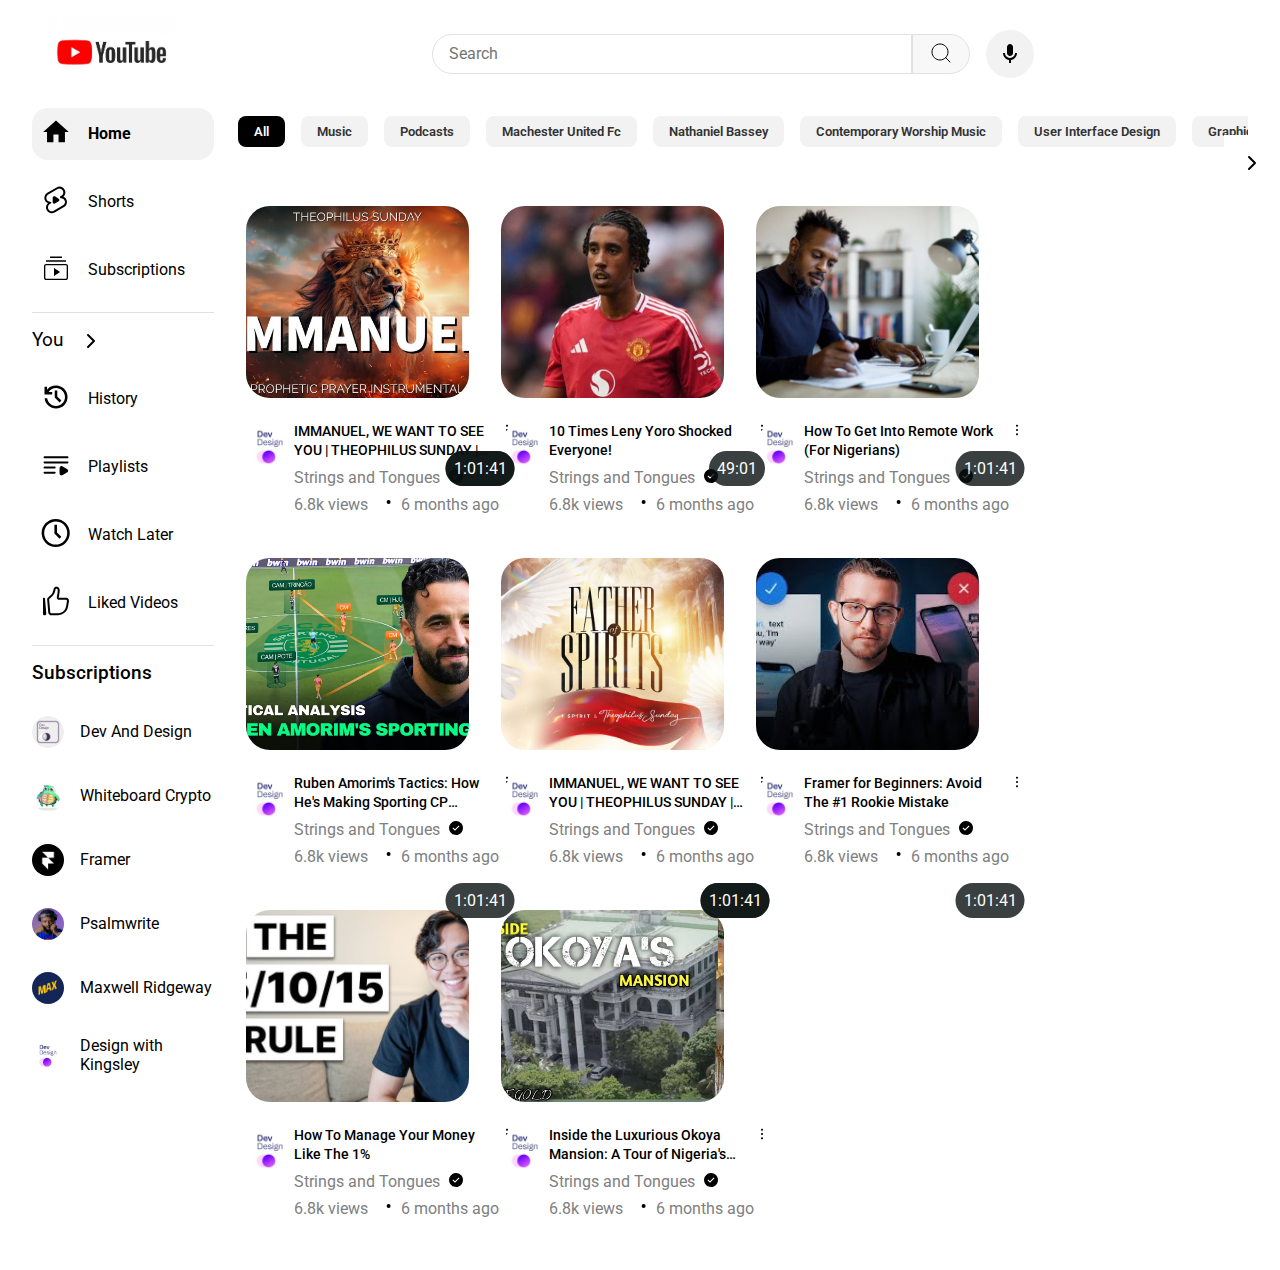
<file: index.html>
<!DOCTYPE html>
<html lang="en">
<head>
    <meta charset="UTF-8">
    <meta name="viewport" content="width=device-width, initial-scale=1.0">
    <title>Document</title>
    <link rel="stylesheet" href="./style.css">
</head>
<link rel="stylesheet" href="https://cdnjs.cloudflare.com/ajax/libs/font-awesome/6.6.0/css/all.min.css" integrity="sha512-Kc323vGBEqzTmouAECnVceyQqyqdsSiqLQISBL29aUW4U/M7pSPA/gEUZQqv1cwx4OnYxTxve5UMg5GT6L4JJg==" crossorigin="anonymous" referrerpolicy="no-referrer" />
<body>
    <div class="main-body-container">
        <!-- Header Container -->
       <div class="header-container">
        <div class="logo-conatiner">
            <div class="hamburger-menu">
                <i class="fa-solid fa-bars"></i>
            </div>
            <div class="youtube-logo">
                <img src="./images/8gzcr6RpGStvZFA2qRt4v6-1200-80.jpg" alt="youtubelogo">
            </div>
        </div>

        <div class="forms-microphone">
             <form class="forms">
            <input type="text" placeholder="Search" name="search" class="input">

            <div class="search-icon">
                <img src="./icons/iconamoon_search-thin.svg">
            </div>           
        </form>

        <div class="microphone-container">
            <img src="./icons/mdi_microphone.svg">
        </div>

        </div>

       

        <div class="profile-container">
            <div class="video-icon">
                <img src="./icons/material-symbols-light_video-call-outline.svg">
            </div>

            <div class="notification-icon">
                <img src="./icons/mage_notification-bell.svg">
            </div>

            <div class="profile-name-container">
                <p>A</p>
            </div>
        </div>
       </div> 

       <!-- All body container -->

       <div class="the-body-container">

        <div class="left-nav-bar-container">
            <div class="first-container">
                <div class="active-bar">
                    <div class="icon">
                       <img src="./icons/ic_baseline-home.svg">
                    </div>

                    <div class="text">
                        <p>Home</p>
                    </div>
                </div>

                <div class="non-active-bar">
                    <div class="icon">
                        <img src="./icons/proicons_youtube-shorts.svg" alt="">
                    </div>

                    <div class="text  medium">
                        <p>Shorts</p>
                    </div>
                </div>

                <div class="non-active-bar">
                    <div class="icon">
                        <img src="./icons/material-symbols-light_subscriptions-outline.svg" alt="">
                    </div>

                    <div class="text  medium">
                        <p>Subscriptions</p>
                    </div>
                </div>
            </div>

            <div class="second-container">
                <div class="you-container">
                    <div class="you">
                        <h3>You</h3>
                    </div>

                    <div class="icon-you">
                        <img src="./icons/tabler_chevron-right.svg" alt="">
                    </div>
                </div>
                <div class="non-active-bar">
                    <div class="icon">
                       <img src="./icons/material-symbols_history.svg">
                    </div>

                    <div class="text medium">
                        <p>History</p>
                    </div>
                </div>

                <div class="non-active-bar">
                    <div class="icon">
                        <img src="./icons/solar_playlist-bold.svg">
                    </div>

                    <div class="text medium">
                        <p>Playlists</p>
                    </div>
                </div>

                <div class="non-active-bar">
                    <div class="icon">
                        <img src="./icons/tdesign_time.svg">
                    </div>

                    <div class="text medium">
                        <p>Watch Later</p>
                    </div>
                </div>

                <div class="non-active-bar">
                    <div class="icon">
                       <img src="./icons/solar_like-broken.svg">
                    </div>

                    <div class="text medium">
                        <p>Liked Videos</p>
                    </div>
                </div>
            </div>

            <div class="third-container">
                <div class="subscriptions">
                    <h3>Subscriptions</h3>
                </div>

                <div class="subscription-avatar">
                    <div class="avatar">
                        <img src="./images/dev and design.jpg" alt="avatar">
                    </div>
                    
                    <div class="subs-text-container">
                        <p>Dev And Design</p>
                    </div>
                </div>
    
                <div class="subscription-avatar">
                    <div class="avatar">
                        <img src="./images/crypto.jpg" alt="avatar">
                    </div>
                    
                    <div class="subs-text-container">
                        <p>Whiteboard Crypto</p>
                    </div>
                </div>
    
                <div class="subscription-avatar">
                    <div class="avatar">
                        <img src="./images/framer.jpg" alt="avatar">
                    </div>
                    
                    <div class="subs-text-container">
                        <p>Framer</p>
                    </div>
                </div>
    
                <div class="subscription-avatar">
                    <div class="avatar">
                        <img src="./images/psalm.jpg" alt="avatar">
                    </div>
                    
                    <div class="subs-text-container">
                        <p>Psalmwrite</p>
                    </div>
                </div>
    
                <div class="subscription-avatar">
                    <div class="avatar">
                        <img src="./images/maxwell.jpg" alt="avatar">
                    </div>
                    
                    <div class="subs-text-container">
                        <p>Maxwell Ridgeway</p>
                    </div>
                </div>
    
                <div class="subscription-avatar">
                    <div class="avatar">
                        <img src="./images/dev_and_design_ng_logo.jpg" alt="avatar">
                    </div>
                    
                    <div class="subs-text-container">
                        <p>Design with Kingsley</p>
                    </div>
                </div>
            </div>
            
            

        </div>

        <div class="video-sections">

            <div class="selection-nav-bar-icon">

                <div class="selection-nav-bar">
                    <div class="active-all">
                        <p>All</p>
                    </div>
    
                    <div class="inactive-all">
                        <p>Music</p>
                    </div>
    
                    <div class="inactive-all">
                        <p>Podcasts</p>
                    </div>
    
                    <div class="inactive-all">
                        <p>Machester United Fc</p>
                    </div>
    
                    <div class="inactive-all">
                        <p>Nathaniel Bassey</p>
                    </div>
    
                    <div class="inactive-all">
                        <p>Contemporary Worship Music</p>
                    </div>
    
                    <div class="inactive-all">
                        <p>User Interface Design</p>
                    </div>
    
                    <div class="inactive-all">
                        <p>Graphic design</p>
                    </div>
    
                    <div class="inactive-all">
                        <p>Beliefs</p>
                    </div>
    
                    <div class="inactive-all">
                        <p>Skills</p>
                    </div>
                </div>

                <div class="right-icon">
                    <img src="./icons/tabler_chevron-right.svg">
                </div>
            </div>          

            <div class="card-wrap-container">
                <div class="card-sections">
                    <div class="background-image-container-immanuel">
                        <div class="timestamp">
                            <p>1:01:41</p>
                        </div>
                    </div>
    
                    <div class="content-container">
                        <div class="avatar-container">
                            <img src="./images/dev_and_design_ng_logo.jpg" alt="avatar">
                        </div>
                        <div class="text-container">
                            <div class="title-container immanuel-img">
                                <h3>IMMANUEL, WE WANT TO SEE YOU | THEOPHILUS SUNDAY | PROPHETIC INTIMACY INSTRUMENTAL</h3>
                            </div>
    
                            <div class="body-container">
                                <div class="body-icon">
                                    <div class="body-text">
                                        <p>Strings and Tongues</p>
                                    </div>
    
                                    <div class="icon-body">
                                        <img src="./icons/carbon_checkmark-filled.svg">
                                    </div>
                                </div>
    
                                <div class="time-month-view-container">
                                    <div class="time-container">
                                        <p>6.8k views</p>
                                    </div>
    
                                    <div class="icon-month-container">

                                        <div class="icon-month">
                                            <img src="./icons/lucide_dot.svg">
                                        </div>

                                        <div class="month-container">
                                            <p>6 months ago</p>
                                        </div>
                                    </div>
                                </div>
                            </div>
                        </div>
    
                        <div class="content-icon-container">
                            <img src="./icons/ph_dots-three-vertical-bold.svg">
                        </div>
                    </div>
                </div>

                <div class="card-sections">
                    <div class="background-image-container-2">
                        <div class="timestamp yoro">
                            <p>49:01</p>
                        </div>
                    </div>
    
                    <div class="content-container">
                        <div class="avatar-container">
                            <img src="./images/dev_and_design_ng_logo.jpg" alt="avatar">
                        </div>
                        <div class="text-container">
                            <div class="title-container">
                                <h3>10 Times Leny Yoro Shocked Everyone!</h3>
                            </div>
    
                            <div class="body-container">
                                <div class="body-icon">
                                    <div class="body-text">
                                        <p>Strings and Tongues</p>
                                    </div>
    
                                    <div class="icon-body">
                                        <img src="./icons/carbon_checkmark-filled.svg">
                                    </div>
                                </div>
    
                                <div class="time-month-view-container">
                                    <div class="time-container">
                                        <p>6.8k views</p>
                                    </div>
    
                                    <div class="icon-month-container">

                                        <div class="icon-month">
                                            <img src="./icons/lucide_dot.svg">
                                        </div>

                                        <div class="month-container">
                                            <p>6 months ago</p>
                                        </div>
                                    </div>
                                </div>
                            </div>
                        </div>
    
                        <div class="content-icon-container">
                            <img src="./icons/ph_dots-three-vertical-bold.svg">
                        </div>
                    </div>
                </div>

                <div class="card-sections">
                    <div class="background-image-container-3">
                        <div class="timestamp">
                            <p>1:01:41</p>
                        </div>
                    </div>
    
                    <div class="content-container">
                        <div class="avatar-container">
                            <img src="./images/dev_and_design_ng_logo.jpg" alt="avatar">
                        </div>
                        <div class="text-container">
                            <div class="title-container">
                                <h3>How To Get Into Remote Work (For Nigerians)</h3>
                            </div>
    
                            <div class="body-container">
                                <div class="body-icon">
                                    <div class="body-text">
                                        <p>Strings and Tongues</p>
                                    </div>
    
                                    <div class="icon-body">
                                        <img src="./icons/carbon_checkmark-filled.svg">
                                    </div>
                                </div>
    
                                <div class="time-month-view-container">
                                    <div class="time-container">
                                        <p>6.8k views</p>
                                    </div>
    
                                    <div class="icon-month-container">

                                        <div class="icon-month">
                                            <img src="./icons/lucide_dot.svg">
                                        </div>

                                        <div class="month-container">
                                            <p>6 months ago</p>
                                        </div>
                                    </div>
                                </div>
                            </div>
                        </div>
    
                        <div class="content-icon-container">
                            <img src="./icons/ph_dots-three-vertical-bold.svg">
                        </div>
                    </div>
                </div>

                <div class="card-sections">
                    <div class="background-image-container-4">
                        <div class="timestamp">
                            <p>1:01:41</p>
                        </div>
                    </div>
    
                    <div class="content-container">
                        <div class="avatar-container">
                            <img src="./images/dev_and_design_ng_logo.jpg" alt="avatar">
                        </div>
                        <div class="text-container">
                            <div class="title-container">
                                <h3>Ruben Amorim's Tactics: How He's Making Sporting CP Unstoppable</h3>
                            </div>
    
                            <div class="body-container">
                                <div class="body-icon">
                                    <div class="body-text">
                                        <p>Strings and Tongues</p>
                                    </div>
    
                                    <div class="icon-body">
                                        <img src="./icons/carbon_checkmark-filled.svg">
                                    </div>
                                </div>
    
                                <div class="time-month-view-container">
                                    <div class="time-container">
                                        <p>6.8k views</p>
                                    </div>
    
                                    <div class="icon-month-container">

                                        <div class="icon-month">
                                            <img src="./icons/lucide_dot.svg">
                                        </div>

                                        <div class="month-container">
                                            <p>6 months ago</p>
                                        </div>
                                    </div>
                                </div>
                            </div>
                        </div>
    
                        <div class="content-icon-container">
                            <img src="./icons/ph_dots-three-vertical-bold.svg">
                        </div>
                    </div>
                </div>

                <div class="card-sections">
                    <div class="background-image-container-5">
                        <div class="timestamp immanuel">
                            <p>1:01:41</p>
                        </div>
                    </div>
    
                    <div class="content-container">
                        <div class="avatar-container">
                            <img src="./images/dev_and_design_ng_logo.jpg" alt="avatar">
                        </div>
                        <div class="text-container">
                            <div class="title-container immanuel-img">
                                <h3>IMMANUEL, WE WANT TO SEE YOU | THEOPHILUS SUNDAY | PROPHETIC INTIMACY INSTRUMENTAL</h3>
                            </div>
    
                            <div class="body-container">
                                <div class="body-icon">
                                    <div class="body-text">
                                        <p>Strings and Tongues</p>
                                    </div>
    
                                    <div class="icon-body">
                                        <img src="./icons/carbon_checkmark-filled.svg">
                                    </div>
                                </div>
    
                                <div class="time-month-view-container">
                                    <div class="time-container">
                                        <p>6.8k views</p>
                                    </div>
    
                                    <div class="icon-month-container">

                                        <div class="icon-month">
                                            <img src="./icons/lucide_dot.svg">
                                        </div>

                                        <div class="month-container">
                                            <p>6 months ago</p>
                                        </div>
                                    </div>
                                </div>
                            </div>
                        </div>
    
                        <div class="content-icon-container">
                            <img src="./icons/ph_dots-three-vertical-bold.svg">
                        </div>
                    </div>
                </div>

                <div class="card-sections">
                    <div class="background-image-container-6">
                        <div class="timestamp immanuel">
                            <p>1:01:41</p>
                        </div>
                    </div>
    
                    <div class="content-container">
                        <div class="avatar-container">
                            <img src="./images/dev_and_design_ng_logo.jpg" alt="avatar">
                        </div>
                        <div class="text-container">
                            <div class="title-container immanuel-img">
                                <h3>Framer for Beginners: Avoid The #1 Rookie Mistake
                                </h3>
                            </div>
    
                            <div class="body-container">
                                <div class="body-icon">
                                    <div class="body-text">
                                        <p>Strings and Tongues</p>
                                    </div>
    
                                    <div class="icon-body">
                                        <img src="./icons/carbon_checkmark-filled.svg">
                                    </div>
                                </div>
    
                                <div class="time-month-view-container">
                                    <div class="time-container">
                                        <p>6.8k views</p>
                                    </div>
    
                                    <div class="icon-month-container">

                                        <div class="icon-month">
                                            <img src="./icons/lucide_dot.svg">
                                        </div>

                                        <div class="month-container">
                                            <p>6 months ago</p>
                                        </div>
                                    </div>
                                </div>
                            </div>
                        </div>
    
                        <div class="content-icon-container">
                            <img src="./icons/ph_dots-three-vertical-bold.svg">
                        </div>
                    </div>
                </div>

                <div class="card-sections">
                    <div class="background-image-container-7">
                        <div class="timestamp immanuel">
                            <p>1:01:41</p>
                        </div>
                    </div>
    
                    <div class="content-container">
                        <div class="avatar-container">
                            <img src="./images/dev_and_design_ng_logo.jpg" alt="avatar">
                        </div>
                        <div class="text-container">
                            <div class="title-container immanuel-img">
                                <h3>How To Manage Your Money Like The 1%
                                </h3>
                            </div>
    
                            <div class="body-container">
                                <div class="body-icon">
                                    <div class="body-text">
                                        <p>Strings and Tongues</p>
                                    </div>
    
                                    <div class="icon-body">
                                        <img src="./icons/carbon_checkmark-filled.svg">
                                    </div>
                                </div>
    
                                <div class="time-month-view-container">
                                    <div class="time-container">
                                        <p>6.8k views</p>
                                    </div>
    
                                    <div class="icon-month-container">

                                        <div class="icon-month">
                                            <img src="./icons/lucide_dot.svg">
                                        </div>

                                        <div class="month-container">
                                            <p>6 months ago</p>
                                        </div>
                                    </div>
                                </div>
                            </div>
                        </div>
    
                        <div class="content-icon-container">
                            <img src="./icons/ph_dots-three-vertical-bold.svg">
                        </div>
                    </div>
                </div>

                <div class="card-sections">
                    <div class="background-image-container-8">
                        <div class="timestamp immanuel">
                            <p>1:01:41</p>
                        </div>
                    </div>
    
                    <div class="content-container">
                        <div class="avatar-container">
                            <img src="./images/dev_and_design_ng_logo.jpg" alt="avatar">
                        </div>
                        <div class="text-container">
                            <div class="title-container immanuel-img">
                                <h3>Inside the Luxurious Okoya Mansion: A Tour of Nigeria's 'House of Gold'
                                </h3>
                            </div>
    
                            <div class="body-container">
                                <div class="body-icon">
                                    <div class="body-text">
                                        <p>Strings and Tongues</p>
                                    </div>
    
                                    <div class="icon-body">
                                        <img src="./icons/carbon_checkmark-filled.svg">
                                    </div>
                                </div>
    
                                <div class="time-month-view-container">
                                    <div class="time-container">
                                        <p>6.8k views</p>
                                    </div>
    
                                    <div class="icon-month-container">

                                        <div class="icon-month">
                                            <img src="./icons/lucide_dot.svg">
                                        </div>

                                        <div class="month-container">
                                            <p>6 months ago</p>
                                        </div>
                                    </div>
                                </div>
                            </div>
                        </div>
    
                        <div class="content-icon-container">
                            <img src="./icons/ph_dots-three-vertical-bold.svg">
                        </div>
                    </div>
                </div>

            </div>                      

        </div>

       </div>

    </div>
</body>
</html>
</file>
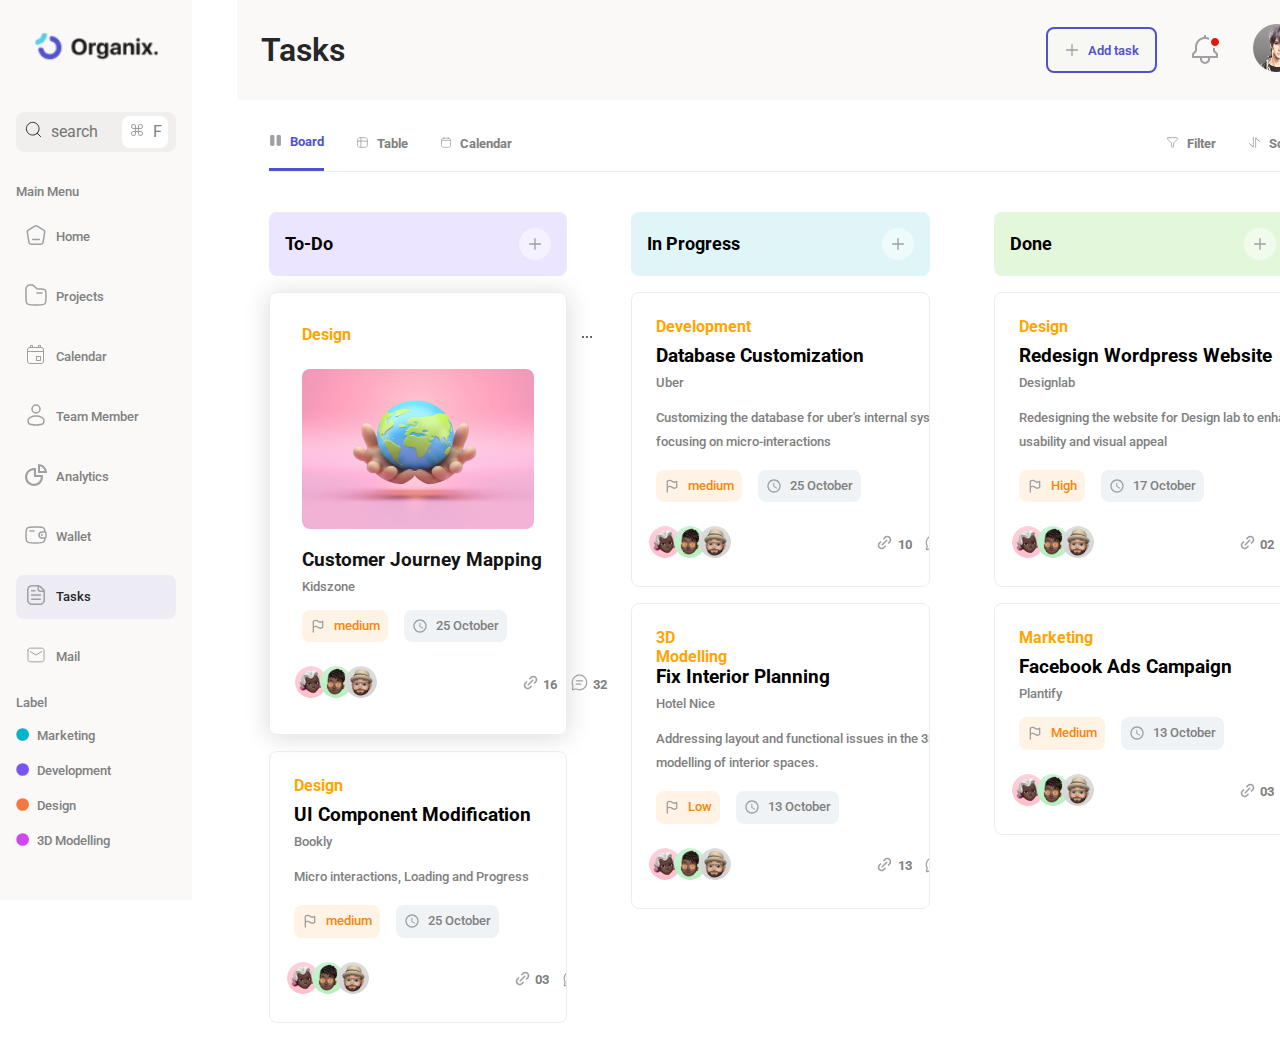
<file: dashboard.html>
<!DOCTYPE html>
<html lang="en">
<head>
    <meta charset="UTF-8">
    <meta name="viewport" content="width=device-width, initial-scale=1.0">
    <title>Dashboard task</title>
    <link rel="stylesheet" href="./dasboard.css">
</head>
<body>
 <div class="main-body-container">
    <div class="sidebar-container">
        <div class="logo">
            <a href="#">
                <img src="./second dashboard icons/Dashboard task 2.svg" alt="image">
            </a>
        </div>

        <div class="searchp">
            <form>
                <div class="input-div">
                    <div class="search-icon">
                        <img src="./second dashboard icons/iconamoon_search-thin.svg" alt="search">
                    </div>
    
                    <input type="text" placeholder="search" name="search" class="nostressnah">
    
                    <div class="cmd-control">
                        <div class="cmd">
                            <img src="./second dashboard icons/cmd-16.svg" alt="cmd">
    
                            <div class="textF">
                                <p>F</p>
                            </div>
                        </div>
                    </div>

                </div>
            </form>

        </div>

        <div class="main-menu-container">
            <div class="menu">
                <p>Main Menu</p>
            </div>

            <div class="nav-items">
                <div class="inactive-nav-items">
                    <div class="nav-icons">
                        <img src="./second dashboard icons/mage_home-2.svg" alt="home">
                    </div>
                    <div class="nav-text">
                        <p>Home</p>
                    </div>
                </div>

                <div class="inactive-nav-items">
                    <div class="nav-icons">
                        <img src="./second dashboard icons/solar_folder-linear.svg" alt="home">
                    </div>
                    <div class="nav-text">
                        <p>Projects</p>
                    </div>
                </div>

                <div class="inactive-nav-items">
                    <div class="nav-icons">
                        <img src="./second dashboard icons/mdi-light_calendar.svg" alt="home">
                    </div>
                    <div class="nav-text">
                        <p>Calendar</p>
                    </div>
                </div>

                <div class="inactive-nav-items">
                    <div class="nav-icons">
                        <img src="./second dashboard icons/solar_user-linear.svg" alt="home">
                    </div>
                    <div class="nav-text">
                        <p>Team Member</p>
                    </div>
                </div>

                <div class="inactive-nav-items">
                    <div class="nav-icons">
                        <img src="./second dashboard icons/gg_chart.svg" alt="home">
                    </div>
                    <div class="nav-text">
                        <p>Analytics</p>
                    </div>
                </div>

                <div class="inactive-nav-items">
                    <div class="nav-icons">
                        <img src="./second dashboard icons/solar_wallet-linear.svg" alt="home">
                    </div>
                    <div class="nav-text">
                        <p>Wallet</p>
                    </div>
                </div>

                <div class="active-nav-items">
                    <div class="nav-icons active">
                        <img src="./second dashboard icons/mage_file-2.svg" alt="home">
                    </div>
                    <div class="nav-text tasks">
                        <p>Tasks</p>
                    </div>
                </div>

                <div class="inactive-nav-items">
                    <div class="nav-icons">
                        <img src="./second dashboard icons/system-uicons_mail.svg" alt="home">
                    </div>
                    <div class="nav-text">
                        <p>Mail</p>
                    </div>
                </div>


            </div>

            <div class="label">
                <p>Label</p>
            </div>

            <div class="colored-labels">
                <div class="labels">
                    <div class="nav-labels">
                        <img src="./second dashboard icons/light blue.svg" alt="label">
                    </div>
                    <div class="nav-text">
                        <p>Marketing</p>
                    </div>
                </div>

                <div class="labels">
                    <div class="nav-labels">
                        <img src="./second dashboard icons/purple.svg" alt="label">
                    </div>
                    <div class="nav-text">
                        <p>Development</p>
                    </div>
                </div>

                <div class="labels">
                    <div class="nav-labels">
                        <img src="./second dashboard icons/orange.svg" alt="label">
                    </div>
                    <div class="nav-text">
                        <p>Design</p>
                    </div>
                </div>

                <div class="labels">
                    <div class="nav-labels">
                        <img src="./second dashboard icons/pink.svg" alt="label">
                    </div>
                    <div class="nav-text">
                        <p>3D Modelling</p>
                    </div>
                </div>
            </div>
        </div>
    </div>

    <div class="body-container">
        <div class="header">
            <div class="tasks">
                <h3>Tasks</h3>
            </div>
    
            <div class="notification-profile-container">
                    <div class="button">
                        <button>
                            <img src="./second dashboard icons/mingcute_add-line.svg" alt="add" class="icon-task">
                            Add task
                        </button>
                    </div>

                <img src="./second dashboard icons/carbon_notification-new.svg" alt="notify" class="notification">
       
                <div class="profile-image">
                    <img src="./second dashboard icons/original-141e369ba9adf49a76bf6b196eeac820.jpg" alt="image">
                </div>
            </div>
        </div>

        <div class="carousel-wrapper">

            <div class="carousel">
                <div class="three-main-carousel">
                    <div class="active-container">
                        <div class="carousel-icon">
                            <img src="./second dashboard icons/solar_pause-bold.svg" alt="icon">
                        </div>
    
                        <div class="board">
                            <p>Board</p>
                        </div>
                    </div>
    
                    <div class="inactive-container">
                        <div class="carousel-icon">
                            <img src="./second dashboard icons/mynaui_table.svg" alt="icon">
                        </div>
    
                        <div class="inactive-text">
                            <p>Table</p>
                        </div>
                    </div>
    
                    <div class="inactive-container">
                        <div class="carousel-icon">
                            <img src="./second dashboard icons/mynaui_calendar.svg" alt="icon">
                        </div>
    
                        <div class="inactive-text">
                            <p>Calendar</p>
                        </div>
                    </div>
    
                </div>
    
                <div class="two-end-container">
                    <div class="endactive-container">
                        <div class="carousel-icon">
                            <img src="./second dashboard icons/iconoir_filter.svg" alt="icon">
                        </div>
    
                        <div class="inactive-text">
                            <p>Filter</p>
                        </div>
                    </div>
    
                    <div class="endactive-container">
                        <div class="carousel-icon">
                            <img src="./second dashboard icons/ep_sort.svg" alt="icon">
                        </div>
    
                        <div class="inactive-text">
                            <p>Sort</p>
                        </div>
                    </div>
                </div>
    
               
            </div>
        </div>

        <div class="cards-column">

            <div class="first-cards-column">
                <div class="to-do-container">
                    <div class="to-do">
                        <p>To-Do</p>
                    </div>

                    <div class="add-icon">
                        <img src="./second dashboard icons/mingcute_add-line.svg" alt="">
        
                    </div>
                </div>

                <div class="Hover-card">
                    <div class="title-text-icon">
                        <div class="title-text">
                            <p>Design</p>
                        </div>

                        <div class="title-icon">
                            <img src="./second dashboard icons/mynaui_dots.svg" alt="icon">
                        </div>
                    </div>

                    <div class="image-card">
                        <img src="./second dashboard icons/hand-holding-earth-3d-render_1119-2720.jpg" alt="image">
                    </div>

                    <div class="bottom-text">
                        <div class="title-body-container">
                            <div class="title-hover-card">
                                <h3>Customer Journey Mapping</h3>
                            </div>

                            <div class="para-container">
                                <p>Kidszone</p>
                            </div>
                        </div>

                        <div class="colored-container">
                            <div class="colored-con">
                                <div class="colored-check-container">
                                <div class="colored-icon">
                                    <img src="./second dashboard icons/tabler_flag.svg" alt="icon">
                                </div>

                                <div class="colored-text">
                                    <p>medium</p>
                                </div>
                            </div>

                            <div class="colored-date-container">
                                <div class="colored-icon-clock">
                                    <img src="./second dashboard icons/mdi_clock-outline.svg" alt="icon">
                                </div>

                                <div class="colored-month">
                                    <p>25 October</p>
                                </div>
                            </div>
                            </div>

                            <div class="avatar-links-container">
                                <div class="avartar-container">
                                    <div class="avartar-1">
                                        <img src="./second dashboard icons/Memoji Avatar 1.png" alt="img">
                                    </div>

                                    <div class="avartar-1">
                                        <img src="./second dashboard icons/Memoji Avatar 2.png" alt="img">
                                    </div>

                                    <div class="avartar-1">
                                        <img src="./second dashboard icons/Memoji Avatar 3.png" alt="img">
                                    </div>

                                </div>

                                <div class="links-containers">
                                    <div class="link">
                                        <div class="link-con">
                                            <img src="./second dashboard icons/ci_link.svg" alt="icon">
                                        </div>

                                        <div class="link-text">
                                            <p>16</p>
                                        </div>
                                    </div>

                                    <div class="chat">
                                        <div class="chat-con">
                                            <img src="./second dashboard icons/proicons_chat.svg" alt="icon">
                                        </div>

                                        <div class="chat-text">
                                            <p>32</p>
                                        </div>
                                    </div>


                                </div>
                            </div>


                        </div>
                    </div>
                </div>

                <div class="Default-card">

                    <div class="top-text">
                        <div class="title-text-icon default">
                            <div class="title-text">
                                <p>Design</p>
                            </div>
    
                            <div class="title-icon">
                                <img src="./second dashboard icons/mynaui_dots.svg" alt="icon">
                            </div>
                        </div>

                        <div class="title-body-container">
                            <div class="title-default-card">
                                <h3>UI Component Modification</h3>
                            </div>

                            <div class="para-container">
                                <p>Bookly</p>
                            </div>
                        </div>
                    </div>
                   

                    <div class="bottom-text">

                        <div class="body-text">
                            <p>Micro interactions, Loading and Progress</p>
                        </div>

                        <div class="colored-container">

                            <div class="colored-con">
                                <div class="colored-check-container">
                                    <div class="colored-icon">
                                        <img src="./second dashboard icons/tabler_flag.svg" alt="icon">
                                    </div>
    
                                    <div class="colored-text">
                                        <p>medium</p>
                                    </div>
                                </div>
    
                                <div class="colored-date-container">
                                    <div class="colored-icon-clock">
                                        <img src="./second dashboard icons/mdi_clock-outline.svg" alt="icon">
                                    </div>
    
                                    <div class="colored-month">
                                        <p>25 October</p>
                                    </div>
                                </div>

                            </div>

                            <div class="avatar-links-container">
                                <div class="avartar-container">
                                    <div class="avartar-1">
                                        <img src="./second dashboard icons/Memoji Avatar 1.png" alt="img">
                                    </div>

                                    <div class="avartar-1">
                                        <img src="./second dashboard icons/Memoji Avatar 2.png" alt="img">
                                    </div>

                                    <div class="avartar-1">
                                        <img src="./second dashboard icons/Memoji Avatar 3.png" alt="img">
                                    </div>

                                </div>

                                <div class="links-containers">
                                    <div class="link">
                                        <div class="link-con">
                                            <img src="./second dashboard icons/ci_link.svg" alt="icon">
                                        </div>

                                        <div class="link-text">
                                            <p>03</p>
                                        </div>
                                    </div>

                                    <div class="chat">
                                        <div class="chat-con">
                                            <img src="./second dashboard icons/proicons_chat.svg" alt="icon">
                                        </div>

                                        <div class="chat-text">
                                            <p>32</p>
                                        </div>
                                    </div>


                                </div>
                            </div>


                        </div>
                    </div>
                </div>


            </div>

            <div class="second-cards-column">
                <div class="progress-container">
                    <div class="in-progress">
                        <p>In Progress</p>
                    </div>

                    <div class="add-icon progress">
                        <img src="./second dashboard icons/mingcute_add-line.svg" alt="">
                    </div>
                </div>

                <div class="Default-card">

                    <div class="top-text">
                        <div class="title-text-icon">
                            <div class="title-text development">
                                <p>Development</p>
                            </div>
    
                            <div class="title-icon">
                                <img src="./second dashboard icons/mynaui_dots.svg" alt="icon">
                            </div>
                        </div>

                        <div class="title-body-container">
                            <div class="title-default-card">
                                <h3>Database Customization</h3>
                            </div>

                            <div class="para-container">
                                <p>Uber</p>
                            </div>
                        </div>
                    </div>
                   

                    <div class="bottom-text">

                        <div class="body-text">
                            <p>Customizing the database for uber's internal system, focusing on micro-interactions</p>
                        </div>

                        <div class="colored-container">

                            <div class="colored-con">
                                <div class="colored-check-container">
                                    <div class="colored-icon">
                                        <img src="./second dashboard icons/tabler_flag.svg" alt="icon">
                                    </div>
    
                                    <div class="colored-text">
                                        <p>medium</p>
                                    </div>
                                </div>
    
                                <div class="colored-date-container">
                                    <div class="colored-icon-clock">
                                        <img src="./second dashboard icons/mdi_clock-outline.svg" alt="icon">
                                    </div>
    
                                    <div class="colored-month">
                                        <p>25 October</p>
                                    </div>
                                </div>
    

                            </div>
                            <div class="avatar-links-container">
                                <div class="avartar-container">
                                    <div class="avartar-1">
                                        <img src="./second dashboard icons/Memoji Avatar 1.png" alt="img">
                                    </div>

                                    <div class="avartar-1">
                                        <img src="./second dashboard icons/Memoji Avatar 2.png" alt="img">
                                    </div>

                                    <div class="avartar-1">
                                        <img src="./second dashboard icons/Memoji Avatar 3.png" alt="img">
                                    </div>

                                </div>

                                <div class="links-containers">
                                    <div class="link">
                                        <div class="link-con">
                                            <img src="./second dashboard icons/ci_link.svg" alt="icon">
                                        </div>

                                        <div class="link-text">
                                            <p>10</p>
                                        </div>
                                    </div>

                                    <div class="chat">
                                        <div class="chat-con">
                                            <img src="./second dashboard icons/proicons_chat.svg" alt="icon">
                                        </div>

                                        <div class="chat-text">
                                            <p>06</p>
                                        </div>
                                    </div>


                                </div>
                            </div>


                        </div>
                    </div>
                </div>

                <div class="Default-card">

                    <div class="top-text">
                        <div class="title-text-icon">
                            <div class="title-text development">
                                <p>3D Modelling</p>
                            </div>
    
                            <div class="title-icon">
                                <img src="./second dashboard icons/mynaui_dots.svg" alt="icon">
                            </div>
                        </div>

                        <div class="title-body-container">
                            <div class="title-default-card">
                                <h3>Fix Interior Planning</h3>
                            </div>

                            <div class="para-container">
                                <p>Hotel Nice</p>
                            </div>
                        </div>
                    </div>
                   

                    <div class="bottom-text">

                        <div class="body-text">
                            <p>Addressing layout and functional issues in the 3D modelling of interior spaces.</p>
                        </div>

                        <div class="colored-container">

                            <div class="colored-con">
                                <div class="colored-check-container">
                                    <div class="colored-icon">
                                        <img src="./second dashboard icons/tabler_flag.svg" alt="icon">
                                    </div>
    
                                    <div class="colored-text">
                                        <p>Low</p>
                                    </div>
                                </div>
    
                                <div class="colored-date-container">
                                    <div class="colored-icon-clock">
                                        <img src="./second dashboard icons/mdi_clock-outline.svg" alt="icon">
                                    </div>
    
                                    <div class="colored-month">
                                        <p>13 October</p>
                                    </div>
                                </div>

                            </div>

                            <div class="avatar-links-container">
                                <div class="avartar-container">
                                    <div class="avartar-1">
                                        <img src="./second dashboard icons/Memoji Avatar 1.png" alt="img">
                                    </div>

                                    <div class="avartar-1">
                                        <img src="./second dashboard icons/Memoji Avatar 2.png" alt="img">
                                    </div>

                                    <div class="avartar-1">
                                        <img src="./second dashboard icons/Memoji Avatar 3.png" alt="img">
                                    </div>

                                </div>

                                <div class="links-containers">
                                    <div class="link">
                                        <div class="link-con">
                                            <img src="./second dashboard icons/ci_link.svg" alt="icon">
                                        </div>

                                        <div class="link-text">
                                            <p>13</p>
                                        </div>
                                    </div>

                                    <div class="chat">
                                        <div class="chat-con">
                                            <img src="./second dashboard icons/proicons_chat.svg" alt="icon">
                                        </div>

                                        <div class="chat-text">
                                            <p>09</p>
                                        </div>
                                    </div>


                                </div>
                            </div>


                        </div>
                    </div>
                </div>


            </div>

            <div class="third-cards-column">
                <div class="done-container">
                    <div class="done-con-progress">
                        <p>Done</p>
                    </div>

                    <div class="add-icon done">
                        <img src="./second dashboard icons/mingcute_add-line.svg" alt="">
                    </div>
                </div>

                <div class="Default-card">

                    <div class="top-text">
                        <div class="title-text-icon">
                            <div class="title-text development">
                                <p>Design</p>
                            </div>
    
                            <div class="title-icon">
                                <img src="./second dashboard icons/mynaui_dots.svg" alt="icon">
                            </div>
                        </div>

                        <div class="title-body-container">
                            <div class="title-default-card">
                                <h3>Redesign Wordpress Website</h3>
                            </div>

                            <div class="para-container">
                                <p>Designlab</p>
                            </div>
                        </div>
                    </div>
                   

                    <div class="bottom-text">

                        <div class="body-text">
                            <p>Redesigning the website for Design lab to enhance usability and visual appeal </p>
                        </div>

                        <div class="colored-container">

                            <div class="colored-con">
                                <div class="colored-check-container">
                                    <div class="colored-icon">
                                        <img src="./second dashboard icons/tabler_flag.svg" alt="icon">
                                    </div>
    
                                    <div class="colored-text">
                                        <p>High</p>
                                    </div>
                                </div>
    
                                <div class="colored-date-container">
                                    <div class="colored-icon-clock">
                                        <img src="./second dashboard icons/mdi_clock-outline.svg" alt="icon">
                                    </div>
    
                                    <div class="colored-month">
                                        <p>17 October</p>
                                    </div>
                                </div>

                            </div>

                            <div class="avatar-links-container">
                                <div class="avartar-container">
                                    <div class="avartar-1">
                                        <img src="./second dashboard icons/Memoji Avatar 1.png" alt="img">
                                    </div>

                                    <div class="avartar-1">
                                        <img src="./second dashboard icons/Memoji Avatar 2.png" alt="img">
                                    </div>

                                    <div class="avartar-1">
                                        <img src="./second dashboard icons/Memoji Avatar 3.png" alt="img">
                                    </div>

                                </div>

                                <div class="links-containers">
                                    <div class="link">
                                        <div class="link-con">
                                            <img src="./second dashboard icons/ci_link.svg" alt="icon">
                                        </div>

                                        <div class="link-text">
                                            <p>02</p>
                                        </div>
                                    </div>

                                    <div class="chat">
                                        <div class="chat-con">
                                            <img src="./second dashboard icons/proicons_chat.svg" alt="icon">
                                        </div>

                                        <div class="chat-text">
                                            <p>29</p>
                                        </div>
                                    </div>


                                </div>
                            </div>


                        </div>
                    </div>
                </div>

                <div class="Default-card">

                    <div class="top-text">
                        <div class="title-text-icon">
                            <div class="title-text development">
                                <p>Marketing</p>
                            </div>
    
                            <div class="title-icon">
                                <img src="./second dashboard icons/mynaui_dots.svg" alt="icon">
                            </div>
                        </div>

                        <div class="title-body-container">
                            <div class="title-default-card">
                                <h3>Facebook Ads Campaign</h3>
                            </div>

                            <div class="para-container">
                                <p>Plantify</p>
                            </div>
                        </div>
                    </div>
                   

                    <div class="bottom-text">

                        <div class="colored-container">

                            <div class="colored-con">
                                <div class="colored-check-container">
                                    <div class="colored-icon">
                                        <img src="./second dashboard icons/tabler_flag.svg" alt="icon">
                                    </div>
    
                                    <div class="colored-text">
                                        <p>Medium</p>
                                    </div>
                                </div>
    
                                <div class="colored-date-container">
                                    <div class="colored-icon-clock">
                                        <img src="./second dashboard icons/mdi_clock-outline.svg" alt="icon">
                                    </div>
    
                                    <div class="colored-month">
                                        <p>13 October</p>
                                    </div>
                                </div>

                            </div>

                            <div class="avatar-links-container">
                                <div class="avartar-container">
                                    <div class="avartar-1">
                                        <img src="./second dashboard icons/Memoji Avatar 1.png" alt="img">
                                    </div>

                                    <div class="avartar-1">
                                        <img src="./second dashboard icons/Memoji Avatar 2.png" alt="img">
                                    </div>

                                    <div class="avartar-1">
                                        <img src="./second dashboard icons/Memoji Avatar 3.png" alt="img">
                                    </div>

                                </div>

                                <div class="links-containers">
                                    <div class="link">
                                        <div class="link-con">
                                            <img src="./second dashboard icons/ci_link.svg" alt="icon">
                                        </div>

                                        <div class="link-text">
                                            <p>03</p>
                                        </div>
                                    </div>

                                    <div class="chat">
                                        <div class="chat-con">
                                            <img src="./second dashboard icons/proicons_chat.svg" alt="icon">
                                        </div>

                                        <div class="chat-text">
                                            <p>17</p>
                                        </div>
                                    </div>


                                </div>
                            </div>


                        </div>
                    </div>
                </div>


            </div>



        </div>







    </div>

   














 </div>
































    
</body>
</html>
</file>
<file: style.css>
@import url('https://fonts.googleapis.com/css2?family=Roboto:ital,wght@0,100;0,300;0,400;0,500;0,700;0,900;1,100;1,300;1,400;1,500;1,700;1,900&display=swap');

* {
    margin: 0;
    padding: 0;
    box-sizing: border-box;
    font-family: "Roboto", serif;
    letter-spacing: -0.3;
}

.main-body-container {
    width: 100%;
    height: auto;
    padding: 1rem 2rem 1rem 2rem;
    display: flex;
    flex-direction: column;
    justify-content: start;
    align-items: start;
    
}

.header-container {
width: 100%;
height: auto;
display: flex;
flex-direction: row;
justify-content: space-between;
align-items: center;
column-gap: 16rem;
}

.logo-conatiner {
    width: fit-content;
    height: auto;
    display: flex;
    flex-direction: row;
    justify-content: start;
    align-items: center;
    column-gap: 1rem;
}

.youtube-logo {
    width: fit-content;
    height: auto;
}

.youtube-logo img {
    width: 8rem;
    height: auto;
}

.forms-microphone {
    width: fit-content;
    height: auto;
    display: flex;
    flex-direction: row;
    justify-content: center;
    align-items: center;
    column-gap: 1rem;
}

.forms {
    width: fit-content;
    height: auto;
    display: flex;
    flex-direction: row;
    justify-content: start;
    align-items: center;   
}

.input {
    width: 30rem;
    height: 2.5rem;
    padding: 1rem;
    font-size: 1rem;
    border-color: #E1E1E1;
    border-radius: 2rem 0 0 2rem;
    border: 1px solid #E1E1E1 ;
}

.search-icon {
    width: fit-content;
    height: 2.5rem;
    padding: 0.4rem 1rem 0.4rem 1rem;
    background-color:#F8F8F8;
    border-radius: 0 2rem 2rem 0;
    border-color: #E1E1E1;
    border: 1px solid #E1E1E1;
}

.microphone-container {
    width: 3rem;
    height: 3rem;
    background-color: #F2F2F2;
    border-radius: 50%;
    display: flex;
    justify-content: center;
    align-items: center;
}

.profile-container {
    width: fit-content;
    height: auto;
    display: flex;
    flex-direction: row;
    justify-content: center;
    align-items: center;
    column-gap: 2rem;
}

.video-icon {
    width: 2rem;
    height: 2ren;
}

.video-icon img {
    width: fit-content;
    height: auto;
 }

 .notification-icon {
    width: 2rem;
    height: 2rem;
 }

 .notification-icon img {
    width: fit-content;
    height: auto;
 }

 .profile-name-container {
    width: 2rem;
    height: 2rem;
    background-color: #70919C;
    border-radius: 50%;
    display: flex;
    justify-content: center;
    align-items: center;
 }

 /* All body container CSS */

 .the-body-container {
    width: 100%;
    height: auto;
    display: flex;
    flex-direction: row;
    justify-content: start;
    align-items: start;
 }

 .left-nav-bar-container {
    width: 15%;
    height: auto;
    display: flex;
    flex-direction: column;
    justify-content: start;
    align-items: start;
 }

 .first-container {
    width: 100%;
    height: auto;
    display: flex;
    flex-direction: column;
    justify-content: start;
    align-items: start;
    border-bottom: 1px solid #E1E1E1;
    padding: 1rem 0 1rem 0;
    row-gap: 1rem;
 }

 .active-bar {
    width: 100%;
    height: auto;
    display: flex;
    flex-direction: row;
    justify-content: start;
    align-items: center;
    column-gap: 1rem;
    background-color: #f2f2f2;
    padding: 0.5rem;
    border-radius: 1rem;
 }

 .icon img {
    width: 2rem;
    height: 2rem;
 }

 .text {
    width: 100%;
    height: auto;
 }

 .text p {
    font-weight: 700;
 }

 .non-active-bar {
    width: 100%;
    height: auto;
    display: flex;
    flex-direction: row;
    justify-content: start;
    align-items: center;
    column-gap: 1rem;
    padding: 0.5rem;
    border-radius: 1rem;
    cursor: pointer;
 }

 .medium p {
    font-weight: 400;
 }
 
 /* Second container */
 
 .second-container {
    width: 100%;
    height: auto;
    display: flex;
    flex-direction: column;
    justify-content: start;
    align-items: start;
    border-bottom: 1px solid #E1E1E1;
    padding: 1rem 0 1rem 0;
    row-gap: 1rem;
 }

 .you-container {
    width: 100%;
    height: auto;
    display: flex;
    flex-direction: row;
    justify-content: start;
    align-items: start;
    column-gap: 1rem;
 }

 .you {
    width: fit-content;
    height: auto;
 }
 
 .you h3 {
    font-weight: 400;
 }

 .icon-you {
    width: fit-content;
    height: auto;
 }

.third-container {
    width: 100%;
    height: auto;
    display: flex;
    flex-direction: column;
    justify-content: start;
    align-items: start;
    padding: 1rem 0 1rem 0;
    row-gap: 2rem; 
} 

.subscriptions {
    width: fit-content;
    height: auto;
}

.subscriptions h3 {
    font-weight: 500; 
}

.subscription-avatar {
    width: 100%;
    height: auto;
    display: flex;
    flex-direction: row;
    justify-content: start;
    align-items: center;
    column-gap:1rem ;
}

.avatar img {
    width: fit-content;
    height: auto;

}

.avatar img {
    width: 2rem;
    height: 2rem;
    display: flex;
    flex-direction: column;
    justify-content: start;
    align-items: start;
    border-radius: 50%
}

/* Video sections */

.video-sections {
    width: 85%;
    height: auto;
    display: flex;
    flex-direction: column;
    justify-content: start;
    align-items: start;
    row-gap: 0.2rem;
}

.selection-nav-bar-icon {
    width: 100%;
    height: auto;
    display: flex;
    flex-direction: row;
    justify-content: start;
    align-items: center;
    padding: 1.5rem;
    column-gap: 6rem;
    background-color: white;
    overflow: hidden;
    
}

.selection-nav-bar {
    width: fit-content;
    height: auto;
    display: flex;
    flex-direction: row;
    justify-content: start;
    align-items: center;
    column-gap: 1rem;
}

.active-all {
    width: fit-content;
    height: auto;
    padding: 0.5rem 1rem 0.5rem 1rem;
    background-color: black;
    color: white;
    border-radius: 0.5rem;
}

.active-all p {
    font-size: small;
    font-weight: 600; 
}

.inactive-all {
    width: fit-content;
    height: auto;
    padding: 0.5rem 1rem 0.5rem 1rem;
    background-color: #F2F2F2;
    color: #333232;
    border-radius: 0.5rem; 
    text-align: center;
    white-space: nowrap;
}

.inactive-all p {
    font-size: small;
    font-weight: 600; 
}

.right-icon {
    width: fit-content;
    height: auto;
    position: absolute;
  right: 0;
  top: 19%;
  transform: translateY(-60%);
  background-color: white;
 opacity: 100%;
  display: inline-block;
  padding: 1rem 1rem 1rem 1rem ;
  box-shadow: none;
  border: none;
  color: grey;
}

.card-wrap-container {
    width: 100%;
    height: auto;
    display: flex;
    flex-direction: row;
    justify-content: start;
    align-items: start;
    column-gap: 2rem;
    flex-wrap: wrap;
    padding: 2rem;
    row-gap: 2.5rem;
}

.card-sections {
    width: 23%;
    height: auto;
    display: flex;
    flex-direction: column;
    justify-content: start;
    align-items: start;
    row-gap: 1.5rem;
}

.background-image-container-immanuel{
    width: 100%;
    height: auto;
   background-color: #f8f8f8;
   padding: 6rem;
   background-image: url(./images/immanuel.jpg);
   background-position: center;
   background-size: cover;
   border-radius: 1.5rem;
}

.background-image-container-2{
    width: 100%;
    height: auto;
   background-color: #f8f8f8;
   padding: 6rem;
   background-image: url(./images/yoro.jpg);
   background-position: center;
   background-size: cover;
   border-radius: 1.5rem;
}

.background-image-container-3{
    width: 100%;
    height: auto;
   background-color: #f8f8f8;
   padding: 6rem;
   background-image: url(./images/work.jpg);
   background-position: center;
   background-size: cover;
   border-radius: 1.5rem;
}

.background-image-container-4{
    width: 100%;
    height: auto;
   background-color: #f8f8f8;
   padding: 6rem;
   background-image: url(./images/amorim.jpg);
   background-position: center;
   background-size: cover;
   border-radius: 1.5rem;
}

.background-image-container-5{
    width: 100%;
    height: auto;
   background-color: #f8f8f8;
   padding: 6rem;
   background-image: url(./images/father\ of\ spirits.jpg);
   background-position: center;
   background-size: cover;
   border-radius: 1.5rem;
}

.background-image-container-6{
    width: 100%;
    height: auto;
   background-color: #f8f8f8;
   padding: 6rem;
   background-image: url(./images/beginner\ framer.jpg);
   background-position: center;
   background-size: cover;
   border-radius: 1.5rem;
}

.background-image-container-7{
    width: 100%;
    height: auto;
   background-color: #f8f8f8;
   padding: 6rem;
   background-image: url(./images/rule.jpg);
   background-position: center;
   background-size: cover;
   border-radius: 1.5rem;
}

.background-image-container-8{
    width: 100%;
    height: auto;
   background-color: #f8f8f8;
   padding: 6rem;
   background-image: url(./images/okoya.jpg);
   background-position: center;
   background-size: cover;
   border-radius: 1.5rem;
}

.timestamp {
    width: fit-content;
    height: auto;
    padding: 0.5rem;
    background-color: #0A1111;
    color: white;
    border-radius: 2rem;
    position: absolute;
    bottom: 46%;
    transform: translateX(150%);
    opacity: 80%;
    z-index: 1;
    display: block;
    overflow: visible;

}

.yoro {
    width: fit-content;
    height: auto;
    padding: 0.5rem;
    background-color: #0A1111;
    color: white;
    border-radius: 2rem;
    position: absolute;
    bottom: 46%;
    transform: translateX(200%);

}

.immanuel {
    width: fit-content;
    height: auto;
    padding: 0.5rem;
    background-color: #0A1111;
    color: white;
    border-radius: 2rem;
    position: absolute;
    bottom: -2%;
    transform: translateX(150%);

}

.content-container {
    width: 100%;
    height: auto;
    display: flex;
    flex-direction: row;
    justify-content: space-between;
    align-items: start;
}

.avatar-container img {
    width: fit-content;
    height: auto;
}

.avatar-container img {
    width: 3rem;
    height: 3rem;
    display: flex;
    flex-direction: column;
    justify-content: start;
    align-items: start;
    border-radius: 50%
}

.text-container {
    width: 100%;
    height: auto;
    display: flex;
    flex-direction: column;
    justify-content: start;
    align-items: start;
    row-gap: 0.5rem;
}

.title-container {
    width: 100%;
    height: auto;
}

.title-container  h3 {
    font-size: 0.875rem;
    line-height: 1.2rem;
    font-weight: 500;
    display: -webkit-box;
  -webkit-box-orient: vertical; 
  -webkit-line-clamp: 2;
  overflow: hidden;
  text-overflow: ellipsis;
}

.body-container {
    width: 100%;
    height: auto;
    display: flex;
    flex-direction: column;
    justify-content: start;
    align-items: start;
    row-gap: 0.1rem;
    color: grey;
}

.body-icon {
    width: 100%;
    height: auto;
    display: flex;
    flex-direction: row;
    justify-content: start;
    align-items: start;
    column-gap: 0.5rem;
    color: grey;
}

.body-text {
    width: fit-content;
    height: auto;
}

.body-text p {
    font-size: medium;
    font-weight: 400;
}

.icon-body {
    width: fit-content;
    height: auto;
    fill: grey;
}

.icon-body img {
    width: 1rem ;
    height: 1rem;
    filter: brightness(grey);
}

.time-month-view-container {
    width: 100%;
    height: auto;
    display: flex;
    flex-direction: row;
    justify-content: start;
    align-items: center;
    column-gap: 0.5rem;
}

.time-container {
    width: fit-content;
    height: auto;

}

.time-container p {
    font-size: medium;
    text-wrap: nowrap;

}

.icon-month-container{
    width: 100%;
    height: auto;
    display: flex;
    flex-direction: row;
    justify-content: start;
    align-items: center;
}

.icon-month {
    width: fit-content;
    height: auto;
}

.month-container {
    width: fit-content;
    height: auto;
}

.month-container {
    font-size: medium;
    text-wrap: nowrap;
}
</file>
<file: dasboard.css>
@import url('https://fonts.googleapis.com/css2?family=Roboto:ital,wght@0,100;0,300;0,400;0,500;0,700;0,900;1,100;1,300;1,400;1,500;1,700;1,900&display=swap');

* {
    margin: 0;
    padding: 0;
    box-sizing: border-box;
    font-family: "Roboto", serif;
    letter-spacing: -0.3;
}

.main-body-container {
    width: 100%;
    height: auto;
    display: flex;
    flex-direction: row;
    justify-content: start;
    align-items: start;
}

.sidebar-container {
    width: 15%;
    height: 100vh;
    display: flex;
    flex-direction: column;
    justify-content: start;
    align-items: start;
    row-gap: 2rem;
    background-color: #FAF9F8;
    border-color: #EDEBEA;
    padding: 1rem;
    position: fixed;
    overflow-y: auto;
    top: 0;
    left: 0;

}

.logo {
    width: fit-content;
    height: auto;
    
}

.logo img {
    width: 10rem;
    height: auto;
    
}

.searchp {
    width: fit-content;
    height: auto;
    display: flex;
    flex-direction: row;
    justify-content: center;
    align-items: center;
    column-gap: 0.5rem;

}

.nostressnah {
    width: 100%;
    font-size: 1rem;
    border: none;
    outline: none;
    background-color: #F0EFEE;
    line-height: 150%;
}

.input-div {
    width: 100%;
    height: 2.5rem;
    border: none;
    background-color: #F0EFEE;
    padding: 0.5rem;
    border-radius: 0.5rem;
    font-size: medium;
    display: flex;
    flex-direction: row;
    justify-content: center;
    align-items: center;
    border: none;
    column-gap: 0.5rem;

}

.search-icon {
    width: fit-content;
    height: auto;
}

.search-icon img {
    width: 1.2rem;
    height: 1.2rem;
}

.cmd-control {
    width: fit-content;
    height: auto;
    padding: 0.4rem;
    background-color: white;
    border-radius: 0.5rem;
    display: flex;
    flex-direction: row;
    justify-content: start;
    align-items: start;
}

.cmd {
    width: fit-content;
    height: auto;
    display: flex;
    flex-direction: row;
    justify-content: start;
    align-items: start;
    column-gap: 0.5rem;
}

.textF {
    width: fit-content;
    height: auto;

}

.textF p {
    font: 500;
    font-size: medium;
    color: grey;
}

.main-menu-container {
    width: 100%;
    height: auto;
    display: flex;
    flex-direction: column;
    justify-content: start;
    align-items: start;
    row-gap: 1rem;
}

.menu {
    width: fit-content;
    height: auto;
    color: grey;
}

.menu p {
    font-size: small;
    font-weight: 500;
}

.nav-items {
    width: 100%;
    height: auto;
    display: flex;
    flex-direction: column;
    justify-content: start;
    align-items: start;
    row-gap: 1rem;

}

.inactive-nav-items {
    width: 100%;
    height: auto;
    display: flex;
    flex-direction: row;
    justify-content: start;
    align-items: center;
    column-gap: 0.5rem;
    border-radius: 0.5rem;
    padding: 0.5rem;
    cursor: pointer;
    transition: background-color 0.3s ease;
}

.inactive-nav-items:hover {
    background-color: #EDECF5;
}

.nav-icons {
    width: fit-content;
    height: auto;

}

.nav-text {
    width: fit-content;
    height: auto;
    color: grey;
}

.nav-text p {
    font-size: small;
    font-weight: 500;
}

.active-nav-items {
    width: 100%;
    height: auto;
    display: flex;
    flex-direction: row;
    justify-content: start;
    align-items: center;
    column-gap: 0.5rem;
    background-color: #EDECF5;
    border-radius: 0.5rem;
    padding: 0.5rem;
   color: #5151CA;
}

.active {
    width: fit-content;
    height: auto;
    
}

.tasks {
    width: fit-content;
    height: auto;
}

.tasks p {
    font-size: small;
    font-weight: 500;
}

.label {
    width: fit-content;
    height: auto;
    color: grey;
}

.label p {
    font-size: small;
    font-weight: 500;
}


.colored-labels {
    width: 100%;
    height: auto;
    display: flex;
    flex-direction: column;
    justify-content: start;
    align-items: start;
    row-gap: 1rem;
}

.labels {
    width: 100%;
    height: auto;
    display: flex;
    flex-direction: row;
    justify-content: start;
    align-items: center;
    column-gap: 0.5rem;
}

.nav-labels {
    width: fit-content;
    height: auto;
}

.nav-labels img {
    width: 0.8rem;
    height: 0.8rem;
}

.body-container {
    width: 85%;
    height: auto;
    display: flex;
    flex-direction: column;
    justify-content: start;
    align-items: start;
    margin-left: 237px;
    min-height: 100vh;
}

.header {
    width: 100%;
    height: auto;
    display: flex;
    flex-direction: row;
    justify-content: space-between;
    align-items: center;
    background-color: #FAF9F8;
    border-color: #EDEBEA;
    padding: 1.5rem;

}

.tasks {
    width: fit-content;
    height: auto;
    color: #272728;
}

.tasks h3 {
    font-weight: 600;
    font-size: xx-large;
}

.notification-profile-container {
    width: fit-content;
    height: auto;
    display: flex;
    flex-direction: row;
    justify-content: start;
    align-items: center;
    column-gap: 2rem;

}

.button {
    width: 100%;
    height: auto;
}

.button button {
    width: fit-content;
    height: auto;
    display: flex;
    flex-direction: row;
    justify-content: start;
    align-items: center;
    border-color: #5151CA;
    border: 2px solid #5151CA;
    border-radius: 0.5rem;
    padding: 0.8rem 1rem 0.8rem 1rem;
    column-gap: 0.5rem;
    background-color: #F7F7F4;
    color: #5151CA;
    font-weight: 600;
    
}

.icon-task {
    width: 1rem;
    height: 1rem;
    fill: #5151CA;
    fill-opacity: inherit;
}

.notification {
    width: 2rem;
    height: 2rem;
}

.profile-image {
    width: fit-content;
    height: auto;
}

.profile-image img {
    width: 3rem;
    height: 3rem;
    border-radius: 50%;
}

.carousel-wrapper{

    width: 100%;
    height: 100%;
    display: flex;
    flex-direction: column;
    justify-content: start;
    align-items: start;
    padding: 2rem 2rem 0.5rem 2rem;
    outline: none;
}

.carousel {
    width: 100%;
    height: auto;
    display: flex;
    flex-direction: row;
    justify-content: space-between;
    align-items: center;
    border-bottom: 1px solid #E3F7DA;
}

.three-main-carousel {
    width: 100%;
    height: auto;
    display: flex;
    flex-direction: row;
    justify-content: start;
    align-items: center;
    column-gap: 2rem;
}

.active-container {
    width: fit-content;
    height: auto;
    display: flex;
    flex-direction: row;
    justify-content: center;
    align-items: center;
    column-gap: 0.5rem;
    border-bottom: 3px solid #5151CA;
    padding: 0 0 1rem 0;
}

.carousel-icon {
    width: fit-content;
    height: auto;
}

.carousel-icon img {
    width: 0.8rem;
    height: 0.8rem;
    fill: #5151CA;
}

.board {
    width: fit-content;
    height: auto;
    color: #5151CA;
}

.board p {
    font-size: small;
    font-weight: 700;
    line-height: 150%;
}

.inactive-container {
    width: fit-content;
    height: auto;
    display: flex;
    flex-direction: row;
    justify-content: center;
    align-items: center;
    column-gap: 0.5rem;
    padding: 0 0 1rem 0;
    border-bottom: none;
}

.inactive-text {
    width: fit-content;
    height: auto;
    color: grey;
}

.inactive-text p {
    font-size: small;
    font-weight: 700;
    line-height: 150%;
}

.two-end-container{
    width: fit-content;
    height: auto;
    display: flex;
    flex-direction: row;
    justify-content: start;
    align-items: start;
    column-gap: 2rem;
}

.endactive-container {
    width: 100%;
    height: auto;
    display: flex;
    flex-direction: row;
    justify-content: start;
    align-items: start;
    column-gap: 0.5rem;
    border-bottom: none;
    padding: 0 0 1rem 0;
}

.cards-column {
    width: 100%;
    height: auto;
    display: flex;
    flex-direction: row;
    justify-content: start;
    align-items: start;   
}

.first-cards-column {
    width: 33.3%;
    height: auto;
    display: flex;
    flex-direction: column;
    justify-content: start;
    align-items: start;
    padding: 2rem;
    row-gap: 1rem;
}

.to-do-container {
    width: 100%;
    height: auto;
    display: flex;
    flex-direction: row;
    justify-content: space-between;
    align-items: center;
    padding: 1rem;
    background-color: #EBE5FF;
    border-radius: 0.5rem;
}

.to-do {
    width: fit-content;
    height: auto;
}

.to-do p {
   font-size: large;
   font-weight: 700;
}

.add-icon {
    width: 2rem;
    height: 2rem;
    border-radius: 50%;
    background-color: #F5F2FF;
    display: flex;
    flex-direction: column;
    justify-content: center;
    align-items: center;
}

.add-icon img {
    width: 1rem;
    height: 1rem;
    color: white;
}

.Hover-card {
    width: 100%;
    height: auto;
    display: flex;
    flex-direction: column;
    justify-content: start;
    align-items: start;
    padding: 2rem;
    row-gap: 1rem;
    border: 1px solid #EDECF5;
    border-radius: 0.5rem;
    box-shadow: 0px 2px 25px 2px rgb(223, 223, 223);
}

.title-text-icon {
    width: 100%;
    height: auto;
    display: flex;
    flex-direction: row;
    justify-content: space-between;
    align-items: start;
    column-gap: 14rem;
}

.title-text {
    width: fit-content;
    height: auto;
    color: orange;
}

.title-text p {
    font-size: medium;
    font-weight: 700;
}

.title-icon {
    width: fit-content;
    height: auto;
}

.image-card {
    width: 100%;
    height: auto;
}

.image-card img {
    width: 100%;
    height: 10rem;
    border-radius: 0.5rem;
}

.bottom-text {
    width: fit-content;
    height: auto;
    display: flex;
    flex-direction: column;
    justify-content: start;
    align-items: start;
    row-gap: 1rem;
}

.title-body-container {
    width: 100%;
    height: auto;
    display: flex;
    flex-direction: column;
    justify-content: start;
    align-items: start;
    row-gap: 0.5rem;
}

.title-hover-card {
    width: fit-content;
    height: auto;
    color: #131313;
}

.title-hover-card {
    font-weight: 700;
}

.para-container {
    width: fit-content;
    height: auto;
    color: grey;
}

.para-container p {
    font-weight: 500;
    font-size: small;
}

.colored-container {
    width: 100%;
    height: auto;
    display: flex;
    flex-direction: column;
    justify-content: start;
    align-items: start;
    row-gap: 1.5rem;
}

.colored-con {
    width: 100%;
    height: auto;
    display: flex;
    flex-direction: row;
    justify-content: start;
    align-items: start;
    column-gap: 1rem;
}

.colored-check-container {
    width: fit-content;
    height: auto;
    display: flex;
    flex-direction: row;
    justify-content: start;
    align-items: start;
    column-gap: 0.5rem;
    padding: 0.5rem 0.5rem 0.3rem 0.5rem;
    background-color: #FFF3E6;
    color: #F6860B;
    border-radius: 0.5rem;
}

.colored-icon {
    width: fit-content;
    height: auto;
}

.colored-icon img {
    width: 1rem;
    height: 1rem;
    color: white;
}

.colored-text {
    width: fit-content;
    height: auto;
}

.colored-text {
    font-size: small;
    font-weight: 500;
}

.colored-date-container {
    width: fit-content;
    height: auto;
    display: flex;
    flex-direction: row;
    justify-content: start;
    align-items: start;
    column-gap: 0.5rem;
    padding: 0.5rem 0.5rem 0.3rem 0.5rem;
    background-color: #F0F3F5;
    color: grey;
    border-radius: 0.5rem;
}

.colored-icon-clock {
    width: fit-content;
    height: auto;
}

.colored-icon-clock img {
    width: 1rem;
    height: 1rem;
    color: white;
}


.colored-month {
    width: fit-content;
    height: auto;
}

.colored-month p {
    font-size: small;
    font-weight: 500;
}

.avatar-links-container {
    width: 100%;
    height: auto;
    display: flex;
    flex-direction: row;
    justify-content: start;
    align-items: center;
    column-gap: 9rem;
}

.avartar-container {
    width: 100%;
    height: auto;
    display: flex;
    flex-direction: row;
    justify-content: start;
    align-items: start;
    position: relative;
}

.avartar-1 {
    width: fit-content;
    height: auto;
    left: 0;
    top: 0;
    margin-left: -7px;
}

.avartar-1 img {
    width: 2rem;
    height: 2rem;
    border-radius: 50%;
}

.links-containers {
    width: 100%;
    height: auto;
    display: flex;
    flex-direction: row;
    justify-content: start;
    align-items: center;
    column-gap: 0.8rem;
}

.link {
    width: 100%;
    height: auto;
    display: flex;
    flex-direction: row;
    justify-content: center;
    align-items: center;
    column-gap: 0.2rem; 
}

.link-con {
    width: fit-content;
    height: auto;
}

.link-con img {
    width: 1.2rem;
    height: 1.2rem;
}

.link-text {
    width: fit-content;
    height: auto;
    color: grey
}

.link-text p {
    font-size: small;
    font-weight: 700;
    line-height: 120%;
}

.chat {
    width: 100%;
    height: auto;
    display: flex;
    flex-direction: row;
    justify-content: start;
    align-items: center;
    column-gap: 0.2rem; 
}

.chat-con {
    width: fit-content;
    height: auto;
}

.chat-con img {
    width: 1.2rem;
    height: 1.2rem;
}

.chat-text {
    width: fit-content;
    height: auto;
    color: grey  
}

.chat-text p {
    font-size: small;
    font-weight: 700;
    line-height: 150%;
}

.Default-card {
    width: 100%;
    height: auto;
    display: flex;
    flex-direction: column;
    justify-content: start;
    align-items: start;
    padding: 1.5rem;
    row-gap: 1rem;
    border: 1px solid #EDECF5;
    border-radius: 0.5rem; 
    overflow: hidden;
}

.Default-card:hover {
    box-shadow: 0px 2px 25px 2px rgb(223, 223, 223);
}

.colored-container {
    width: 100%;
    height: auto;
    display: flex;
    flex-direction: column;
    justify-content: start;
    align-items: start;
    row-gap: 1.5rem;
}

.default {
    width: 100%;
    height: auto;
    display: flex;
    flex-direction: row;
    justify-content: space-between;
    align-items: start;
    column-gap: 16rem;
}

.body-text {
    width: 100%;
    height: auto;
    line-height: 150%;
    color: grey;
}

.body-text p {
    font-size: small;
    font-weight: 500;
}

.second-cards-column {
    width: 33.3%;
    height: auto;
    display: flex;
    flex-direction: column;
    justify-content: start;
    align-items: start;
    padding: 2rem;
    row-gap: 1rem;
}

.progress-container {
    width: 100%;
    height: auto;
    display: flex;
    flex-direction: row;
    justify-content: space-between;
    align-items: center;
    padding: 1rem;
    background-color: #DFF5F8;
    border-radius: 0.5rem;
}

.in-progress {
    width: fit-content;
    height: auto;
}

.in-progress p {
   font-size: large;
   font-weight: 700;
}

.progress {
    width: 2rem;
    height: 2rem;
    border-radius: 50%;
    background-color: #EFFAFB;
    display: flex;
    flex-direction: column;
    justify-content: center;
    align-items: center;
}

.third-cards-column {
    width: 33.3%;
    height: auto;
    display: flex;
    flex-direction: column;
    justify-content: start;
    align-items: start;
    padding: 2rem;
    row-gap: 1rem;
}

.done-container {
    width: 100%;
    height: auto;
    display: flex;
    flex-direction: row;
    justify-content: space-between;
    align-items: center;
    padding: 1rem;
    background-color: #E3F7DA;
    border-radius: 0.5rem;
}

.done-con-progress{
    width: fit-content;
    height: auto;
}

.done-con-progress p {
   font-size: large;
   font-weight: 700;
}

.done {
    width: 2rem;
    height: 2rem;
    border-radius: 50%;
    background-color: #F1FBEC;
    display: flex;
    flex-direction: column;
    justify-content: center;
    align-items: center;
}
</file>
